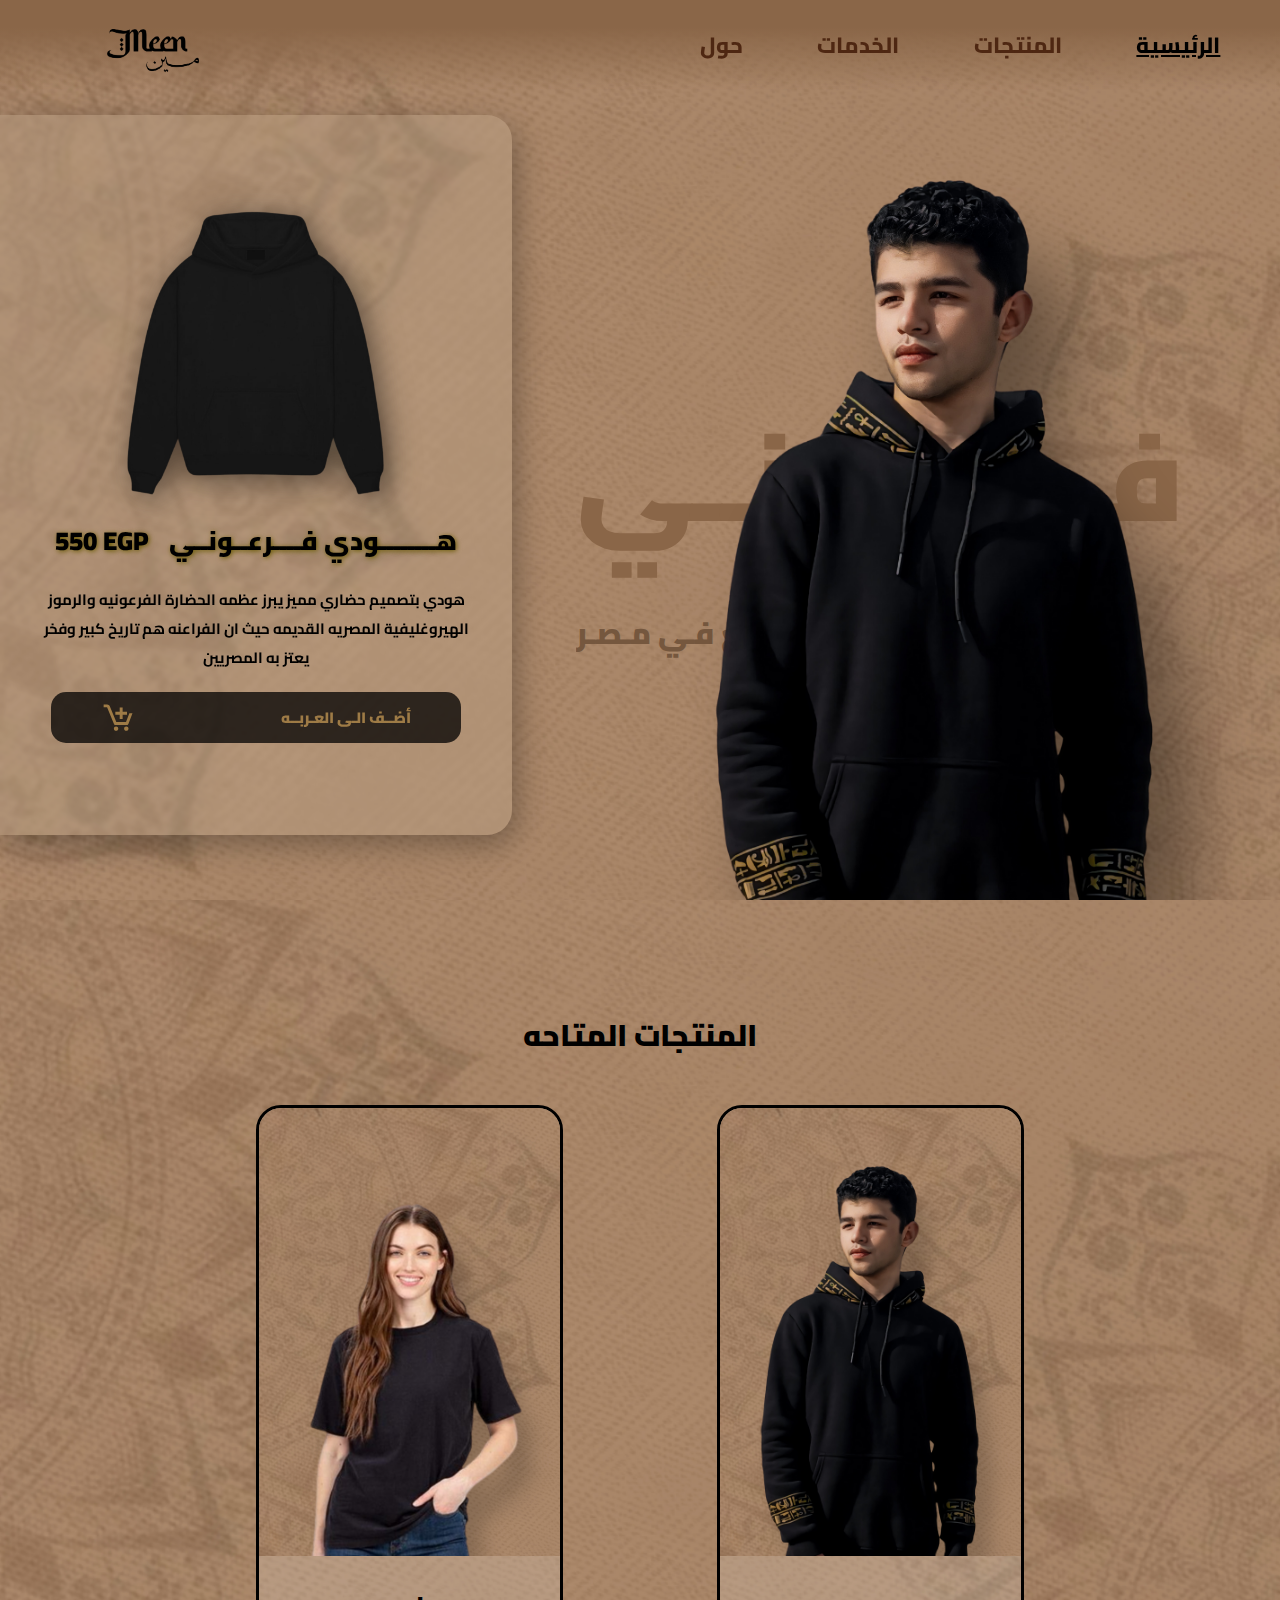
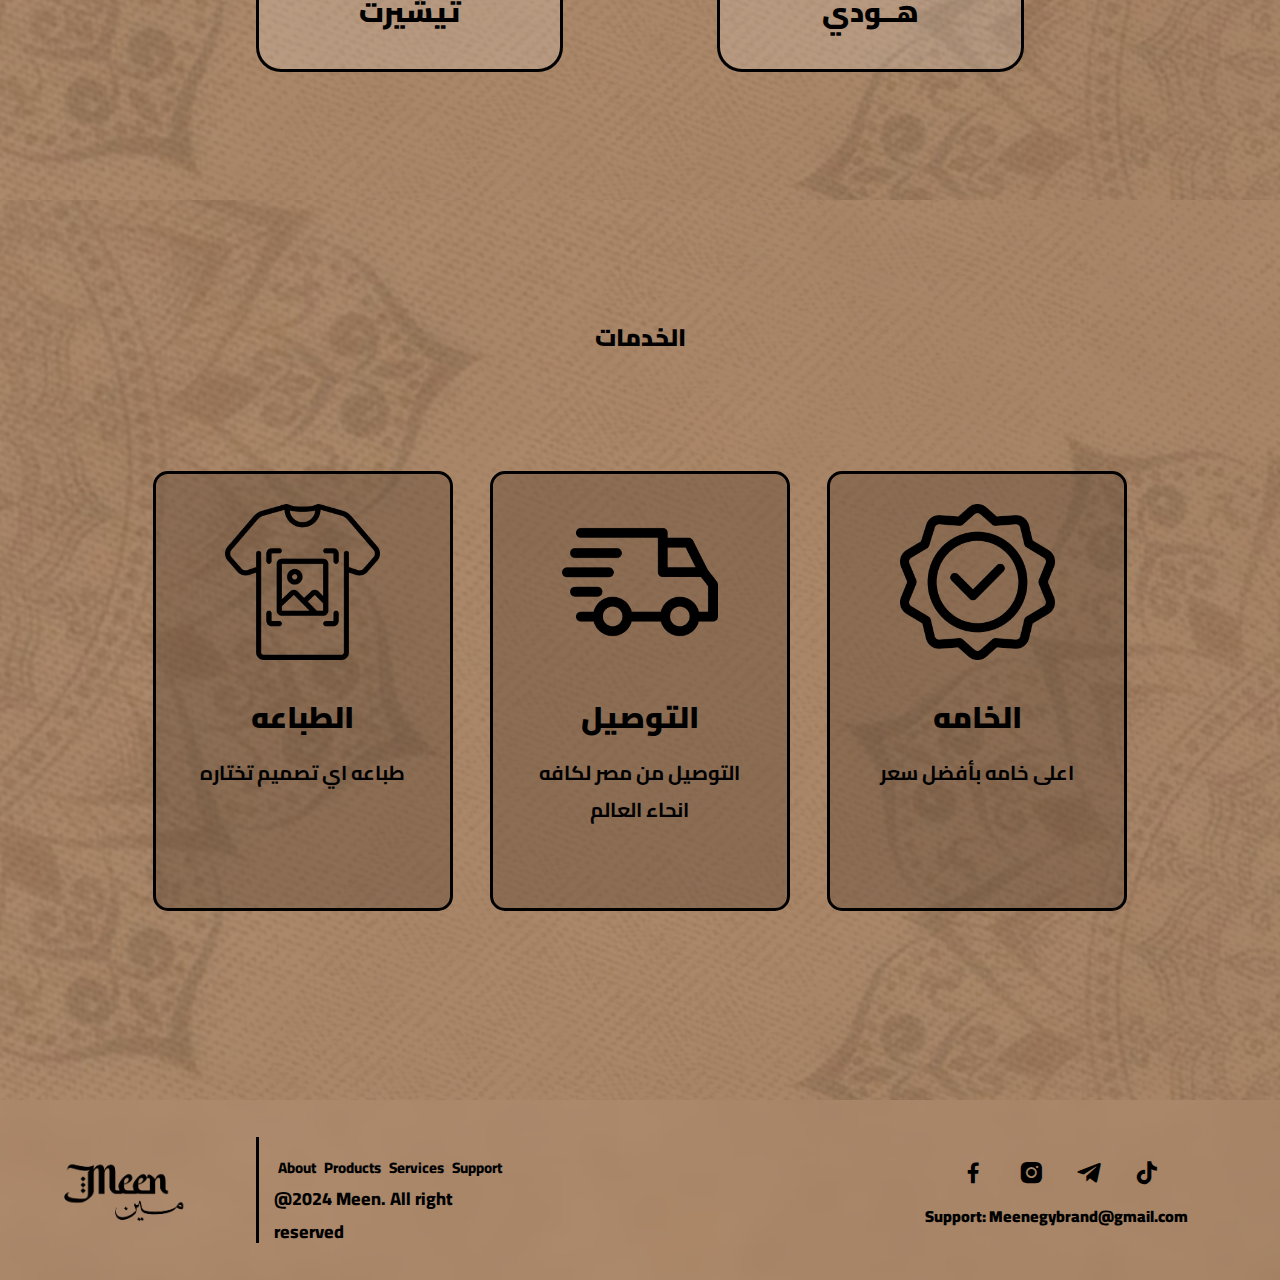
<file: index.html>
<!DOCTYPE html>
<html lang="en">
<head>
    <meta charset="UTF-8">
    <meta name="viewport" content="width=device-width, initial-scale=1.0">
    <link rel="stylesheet" href="style.css">
    <link href="https://fonts.googleapis.com/css2?family=Cairo:wght@200..1000&display=swap" rel="stylesheet">    <link href='https://unpkg.com/boxicons@2.1.4/css/boxicons.min.css' rel='stylesheet'>
    <link href='https://unpkg.com/boxicons@2.1.4/css/boxicons.min.css' rel='stylesheet'>
    <title>MEEN | مين</title>
</head>
<body>
    <div class="container">
        <header>
            <div class="logo">
                <a href="index.html"><img src="Meenassets/llogo.png" alt=""></a>
            </div>
            <input type="checkbox" id="check">
            <label for="check" class="icons">
                <i class='bx bx-menu' id="menu-icon"></i>
                <i class='bx bx-x' id="close-icon"></i>
            </label>
            <nav>
                <a href="#home"style="--i:0;" class="active">الرئيسية</a>
                <a href="#products"style="--i:1;">المنتجات</a>
                <a href="#services"style="--i:2;">الخدمات</a>
                <a href="#"style="--i:3;">حول</a>
            </nav>
        </header>


        <section class="home-page" id="home">
            <div class="main">
                <div class="card">
                    <div class="card-content">
                        <img src="Meenassets/Oversize-black.png" >
                        <div class="cardtxt">
                            <h2>هــــــــودي فــــرعــونــي</h2>
                            <h2>550 EGP</h2>
                        </div>
                        <p>
                            هودي بتصميم حضاري مميز يبرز عظمه الحضارة الفرعونيه والرموز الهيروغليفية المصريه القديمه حيث ان الفراعنه هم تاريخ كبير وفخر يعتز به المصريين
                        </p>
                        <a href="#"><i class='bx bx-cart-add'></i> أضــف الـى العـربــه </a>
                    </div>
                </div>
                <div class="hoodie">
                    <h1>فــرعــونــي</h1>
                    <h5>صـُـنــع فـي مـصـر</h5>
                    <img src="Meenassets/renderboy.png">
                </div>
            </div>
        </section>


        


        <section class="products" id="products">
            <div class="products-content">
                <div class="products-available">
                    <h2>المنتجات المتاحه</h2>
                </div>
                <div class="cards">
                    <a href="hoodie.html" class="card1">
                        <div class="card-img">
                            <img src="Meenassets/renderboy.png">
                        </div>
                        <div class="card-content">
                            <h2>هــودي</h2>
                        </div>
                    </a>
                    <a href="t-shirt.html" class="card2">
                        <div class="card-img">
                            <img src="Meenassets/rendergil.png">
                        </div>
                        <div class="card-content">
                            <h2>تيشيرت</h2>
                        </div>
                    </a>
                </div>
            </div>
        </section>


        

        
        <section class="services" id="services">
            <div class="services-content">
                <h2>الخدمات</h2>
                <div class="cards-serve">
                    <div class="serve">
                        <img src="icons/t-shirt.png">
                        <div class="serve-content">
                            <h4>الطباعه</h4>
                            <p>طباعه اي تصميم تختاره</p>
                        </div>
                    </div>
                    <div class="serve">
                        <img src="icons/delivery.png">
                        <div class="serve-content">
                            <h4>التوصيل</h4>
                            <p>التوصيل من مصر لكافه انحاء العالم</p>
                        </div>
                    </div>
                    <div class="serve">
                        <img src="icons/quality.png">
                        <div class="serve-content">
                            <h4>الخامه</h4>
                            <p>اعلى خامه بأفضل سعر</p>
                        </div>
                    </div>
                </div>
            </div>
        </section>

        

        <footer>
            <div class="foot">
                <div class="left-foot">
                    <div class="img-foot">
                        <img src="Meenassets/llogo.png">
                    </div>
                    <div class="left-right-foot">
                        <div class="nav-foot">
                            <ul>
                                <li><a href="#">About</a></li>
                                <li><a href="#products">Products</a></li>
                                <li><a href="#services">Services</a></li>
                                <li><a href="mailto: Meenegybrand@gmail.com">Support</a></li>
                            </ul>
                        </div>
                        <p>@2024 Meen. All right reserved</p>
                    </div>
                </div>
                <div class="right-foot">
                    <div class="social-icons">
                        <a href="https://www.facebook.com/profile.php?id=61556323898252" class="facebook"><i class='bx bxl-facebook'></i></a>
                        <a href="https://www.instagram.com/meen.eg?igsh=eDFyN3VwZzdkY2E=" class="insta"><i class='bx bxl-instagram-alt' ></i></a>
                        <a href="https://t.me/Meen_eg" class="telegram"><i class='bx bxl-telegram' ></i></a>
                        <a href="https://www.tiktok.com/@meen.eg" class="tiktok"><i class='bx bxl-tiktok' ></i></a>
                    </div>
                    <p>Support: <a href="mailto: Meenegybrand@gmail.com"> Meenegybrand@gmail.com </a></p>
                </div>
            </div>
        </footer>
    </div>
    
</body>
</html>
</file>
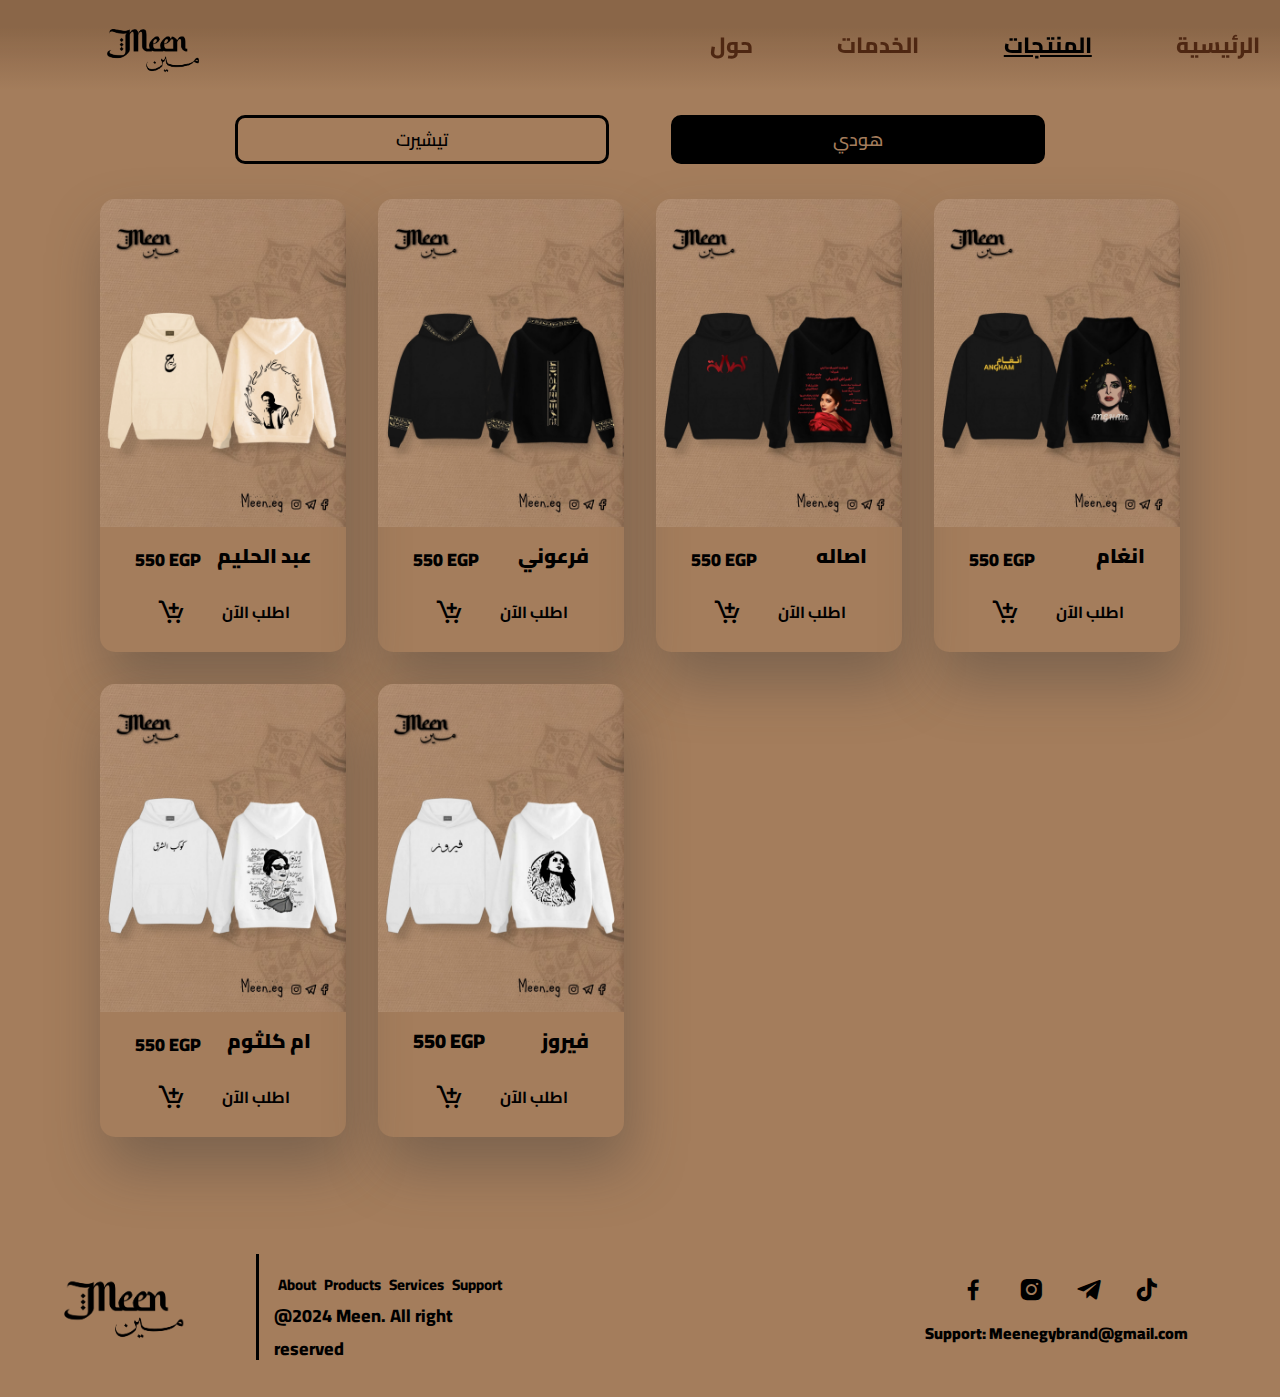
<file: hoodie.html>
<!DOCTYPE html>
<html lang="en">
<head>
    <meta charset="UTF-8">
    <meta name="viewport" content="width=device-width, initial-scale=1.0">
    <link rel="stylesheet" href="hoodie.css">
    <link href="https://fonts.googleapis.com/css2?family=Cairo:wght@200..1000&display=swap" rel="stylesheet">    <link href='https://unpkg.com/boxicons@2.1.4/css/boxicons.min.css' rel='stylesheet'>
    <link href='https://unpkg.com/boxicons@2.1.4/css/boxicons.min.css' rel='stylesheet'>
    <title>MEEN | مين - المنتجات</title>
</head>
<body>
    <div class="container">
        <header>
            <div class="logo">
                <a href="index.html"><img src="Meenassets/llogo.png" alt=""></a>
            </div>
            <input type="checkbox" id="check">
            <label for="check" class="icons">
                <i class='bx bx-menu' id="menu-icon"></i>
                <i class='bx bx-x' id="close-icon"></i>
            </label>
            <nav>
                <a href="index.html"style="--i:0;">الرئيسية</a>
                <a href="#"style="--i:1;"  class="active">المنتجات</a>
                <a href="index.html#services"style="--i:2;">الخدمات</a>
                <a href="#"style="--i:3;">حول</a>
            </nav>
        </header>
    
    
        <section class="shop" id="shop">
            <div class="type">
                <a href="t-shirt.html">تيشيرت</a>
                <a href="#" class="active-product">هودي</a>
            </div>
            <div class="hoodies">
                <div class="box">
                    <img src="Meencollection/abdalhalim-hoodie.jpg" >
                    <div class="price">
                        <h4>عبد الحليم</h4>
                        <h5>550 EGP</h5>
                    </div>
                    <a href="https://wa.me/+201023977022/?text=- مــيــن | MEEN ، هـــودي : عبد الحليم حافظ ، لون :  ،  مقاس :"><i class='bx bx-cart-add'></i> اطلب الآن</a>
                </div>
                <div class="box">
                    <img src="Meencollection/pharoah-hoodie.jpg" >
                    <div class="price">
                        <h4>فرعوني</h4>
                        <h5>550 EGP</h5>
                    </div>
                    <a href="https://wa.me/+201023977022/?text=- مــيــن | MEEN ، هـــودي : فرعوني ، لون : اسود ،  مقاس :"><i class='bx bx-cart-add'></i> اطلب الآن</a>                
                </div>
                <div class="box">
                    <img src="Meencollection/assala-hoodie.jpg" >
                    <div class="price">
                        <h4>اصاله</h4>
                        <h5>550 EGP</h5>
                    </div>
                    <a href="https://wa.me/+201023977022/?text=- مــيــن | MEEN ، هـــودي : اصاله ، لون : اسود ،  مقاس :"><i class='bx bx-cart-add'></i> اطلب الآن</a>                
                </div>
                <div class="box">
                    <img src="Meencollection/angham-hoodie.jpg" >
                    <div class="price">
                        <h4>انغام</h4>
                        <h5>550 EGP</h5>
                    </div>
                    <a href="https://wa.me/+201023977022/?text=- مــيــن | MEEN ، هـــودي : انغام ، لون : اسود * اصفر ،  مقاس :"><i class='bx bx-cart-add'></i> اطلب الآن</a>                
                </div>
                <div class="box">
                    <img src="Meencollection/ummkalthom-hoodie.jpg" >
                    <div class="price">
                        <h4>ام كلثوم</h4>
                        <h5>550 EGP</h5>
                    </div>
                    <a href="https://wa.me/+201023977022/?text=- مــيــن | MEEN ، هـــودي : ام كلثوم ، لون : ابيض ،  مقاس :"><i class='bx bx-cart-add'></i> اطلب الآن</a>                
                </div>
                <div class="box">
                    <img src="Meencollection/fayrouz-hoodie.jpg" >
                    <div class="price">
                        <h4>فيروز</h4>
                        <h4>550 EGP</h4>
                    </div>
                    <a href="https://wa.me/+201023977022/?text=- مــيــن | MEEN ، هـــودي : فيروز ، لون : ابيض ،  مقاس :"><i class='bx bx-cart-add'></i> اطلب الآن</a>                
                </div>
            </div>
        </section>

        <footer>
            <div class="foot">
                <div class="left-foot">
                    <div class="img-foot">
                        <img src="Meenassets/llogo.png">
                    </div>
                    <div class="left-right-foot">
                        <div class="nav-foot">
                            <ul>
                                <li><a href="#">About</a></li>
                                <li><a href="#">Products</a></li>
                                <li><a href="index.html#services">Services</a></li>
                                <li><a href="mailto: Meenegybrand@gmail.com">Support</a></li>
                            </ul>
                        </div>
                        <p>@2024 Meen. All right reserved</p>
                    </div>
                </div>
                <div class="right-foot">
                    <div class="social-icons">
                        <a href="https://www.facebook.com/profile.php?id=61556323898252" class="facebook"><i class='bx bxl-facebook'></i></a>
                        <a href="https://www.instagram.com/meen.eg?igsh=eDFyN3VwZzdkY2E=" class="insta"><i class='bx bxl-instagram-alt' ></i></a>
                        <a href="https://t.me/Meen_eg" class="telegram"><i class='bx bxl-telegram' ></i></a>
                        <a href="https://www.tiktok.com/@meen.eg" class="tiktok"><i class='bx bxl-tiktok' ></i></a>
                    </div>
                    <p>Support: <a href="mailto: Meenegybrand@gmail.com"> Meenegybrand@gmail.com </a></p>
                </div>
            </div>
        </footer>
    </div>
    
</body>
</html>
</file>
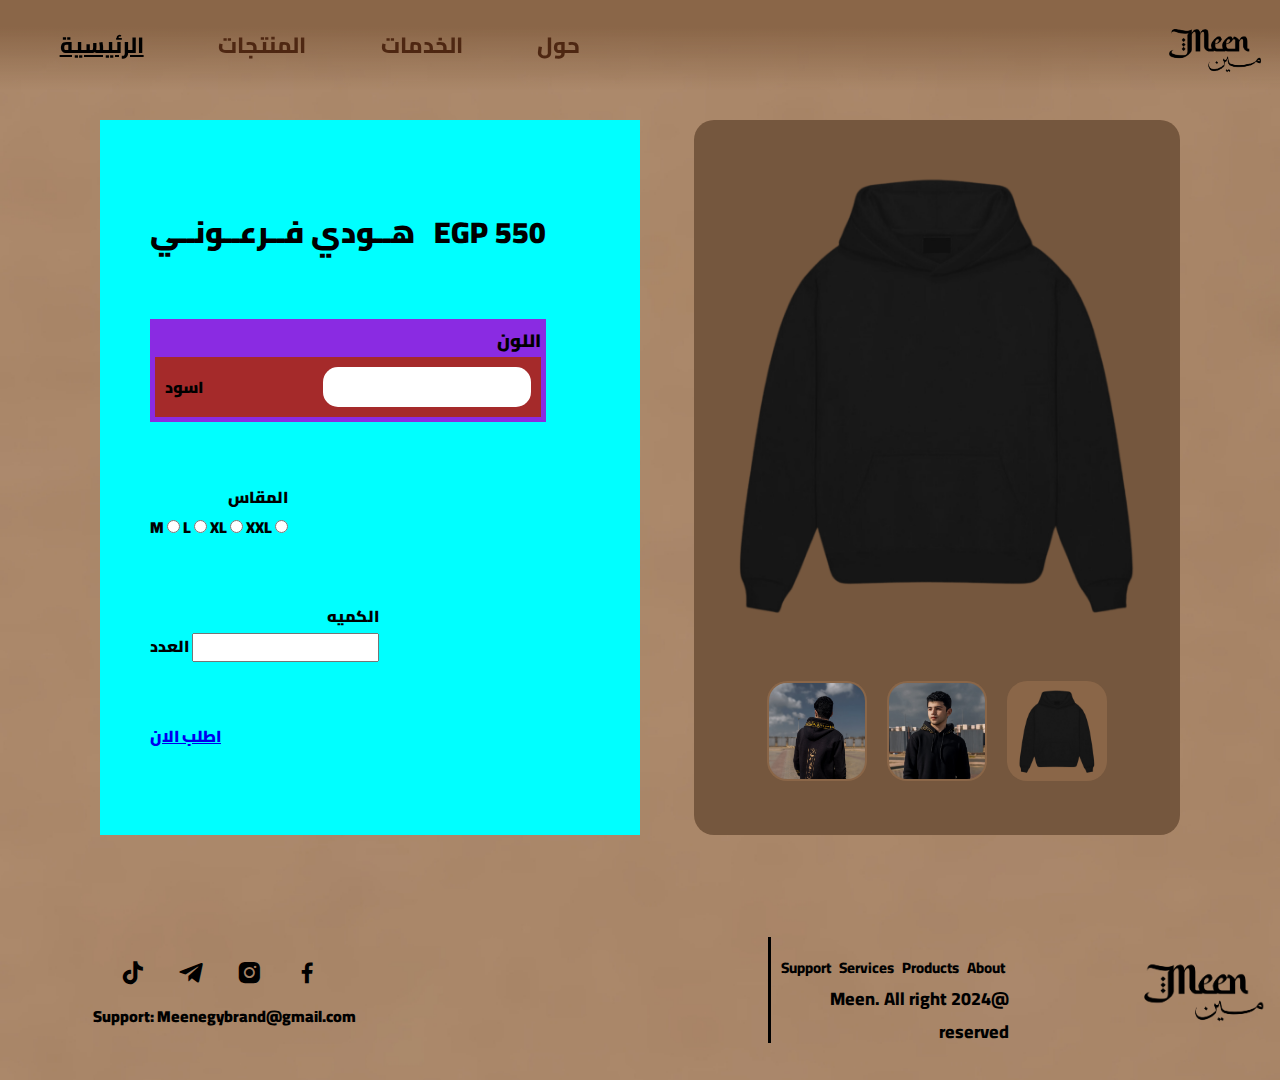
<file: piece.html>
<!DOCTYPE html>
<html dir="rtl" lang="ar"> 
<head>
    <meta charset="UTF-8">
    <meta name="viewport" content="width=device-width, initial-scale=1.0">
    <link rel="stylesheet" href="piece.css">
    <link href="https://fonts.googleapis.com/css2?family=Cairo:wght@200..1000&display=swap" rel="stylesheet">    <link href='https://unpkg.com/boxicons@2.1.4/css/boxicons.min.css' rel='stylesheet'>
    <link href='https://unpkg.com/boxicons@2.1.4/css/boxicons.min.css' rel='stylesheet'>
    <title>MEEN | مين</title>
</head>
<body>
    <div class="container">
        <header>
            <div class="logo">
                <a href="index.html"><img src="Meenassets/llogo.png" alt=""></a>
            </div>
            <input type="checkbox" id="check">
            <label for="check" class="icons">
                <i class='bx bx-menu' id="menu-icon"></i>
                <i class='bx bx-x' id="close-icon"></i>
            </label>
            <nav>
                <a href="#home"style="--i:0;" class="active">الرئيسية</a>
                <a href="#products"style="--i:1;">المنتجات</a>
                <a href="#services"style="--i:2;">الخدمات</a>
                <a href="#"style="--i:3;">حول</a>
            </nav>
        </header>
        
        <section>
            <div class="piece-page">
                <div class="product">
                    <div class="main-img">
                        <img src="Meenassets/Oversize-black.png">
                    </div>
                    <div class="cards">
                        <div class="cards-img">
                            <a href="#">
                                <div class="card">
                                    <img src="Meenassets/Oversize-black.png">
                                </div>
                            </a>
                        </div>
                        <div class="cards-img">
                            <a href="#">
                                <div class="card">
                                    <img src="Meenassets/face.png">
                                </div>
                            </a>
                        </div>
                        <div class="cards-img">
                            <a href="#">
                                <div class="card">
                                    <img src="Meenassets/back.png">
                                </div>
                            </a>
                        </div>
                    </div>
                </div>
                <div class="details">
                    <div class="name-product">
                        <h2>هــودي فــرعــونــي</h2>
                        <h2>550 EGP</h2>
                    </div>
                    <div class="color">
                        <h4>اللون</h4>
                        <div class="colors">
                            <input type="radio" id="white" name="color" class="radio">
                            <label for="white" class="white-color">ابيض</label>
                            <input type="radio" id="black" name="color" class="radio">
                            <label for="black" class="black-color">اسود</label>
                        </div>
                    </div>
                    <div class="size">
                        <h4>المقاس</h4>
                        <input type="radio" id="m" name="size">
                        <label for="m">M</label>
                        <input type="radio" id="l" name="size">
                        <label for="l">L</label>
                        <input type="radio" id="xl" name="size">
                        <label for="xl">XL</label>
                        <input type="radio" id="xxl" name="size">
                        <label for="xxl">XXL</label> 
                    </div>
                    <div class="number">
                        <h4>الكميه</h4>
                        <input type="number" name="number" id="quan">
                        <label for="quan">العدد</label>
                    </div>
                    <div class="order">
                        <a href="#">اطلب الان</a>
                    </div>
                </div>
            </div>

        </section>

        <footer>
            <div class="foot">
                <div class="left-foot">
                    <div class="img-foot">
                        <img src="Meenassets/llogo.png">
                    </div>
                    <div class="left-right-foot">
                        <div class="nav-foot">
                            <ul>
                                <li><a href="#">About</a></li>
                                <li><a href="#">Products</a></li>
                                <li><a href="index.html#services">Services</a></li>
                                <li><a href="mailto: Meenegybrand@gmail.com">Support</a></li>
                            </ul>
                        </div>
                        <p>@2024 Meen. All right reserved</p>
                    </div>
                </div>
                <div class="right-foot">
                    <div class="social-icons">
                        <a href="https://www.facebook.com/profile.php?id=61556323898252" class="facebook"><i class='bx bxl-facebook'></i></a>
                        <a href="https://www.instagram.com/meen.eg?igsh=eDFyN3VwZzdkY2E=" class="insta"><i class='bx bxl-instagram-alt' ></i></a>
                        <a href="https://t.me/Meen_eg" class="telegram"><i class='bx bxl-telegram' ></i></a>
                        <a href="https://www.tiktok.com/@meen.eg" class="tiktok"><i class='bx bxl-tiktok' ></i></a>
                    </div>
                    <p>Support: <a href="mailto: Meenegybrand@gmail.com"> Meenegybrand@gmail.com </a></p>
                </div>
            </div>
        </footer>
    </div>
    
</body>
</html>
</file>
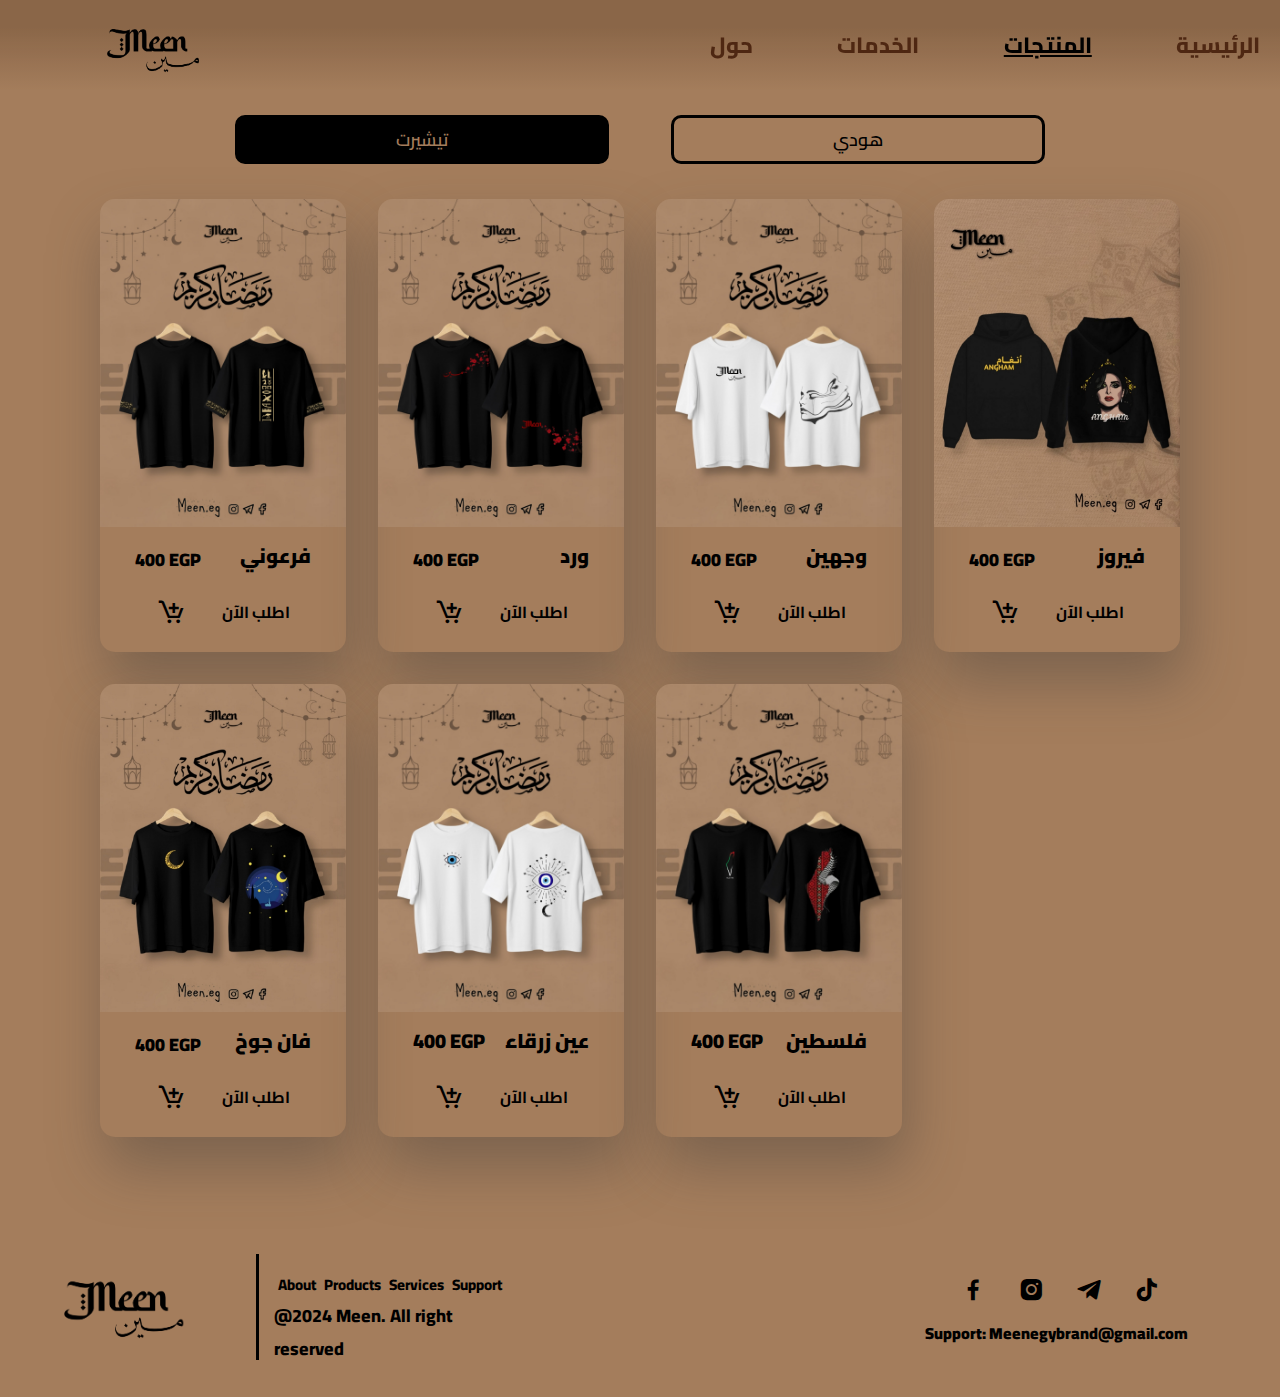
<file: t-shirt.html>
<!DOCTYPE html>
<html lang="en">
<head>
    <meta charset="UTF-8">
    <meta name="viewport" content="width=device-width, initial-scale=1.0">
    <link rel="stylesheet" href="hoodie.css">
    <link href="https://fonts.googleapis.com/css2?family=Cairo:wght@200..1000&display=swap" rel="stylesheet">    
    <link href='https://unpkg.com/boxicons@2.1.4/css/boxicons.min.css' rel='stylesheet'>
    <link href='https://unpkg.com/boxicons@2.1.4/css/boxicons.min.css' rel='stylesheet'>
    <title>MEEN | مين - المنتجات</title>
</head>
<body>
    <div class="container">
        <header>
            <div class="logo">
                <a href="index.html"><img src="Meenassets/llogo.png" alt=""></a>
            </div>
            <input type="checkbox" id="check">
            <label for="check" class="icons">
                <i class='bx bx-menu' id="menu-icon"></i>
                <i class='bx bx-x' id="close-icon"></i>
            </label>
            <nav>
                <a href="index.html"style="--i:0;">الرئيسية</a>
                <a href="#"style="--i:1;"  class="active">المنتجات</a>
                <a href="index.html#services"style="--i:2;">الخدمات</a>
                <a href="#"style="--i:3;">حول</a>
            </nav>
        </header>
    
    
        <section class="shop" id="shop">
            <div class="type">
                <a href="#"class="active-product">تيشيرت</a>
                <a href="hoodie.html">هودي</a>
            </div>
            <div class="hoodies">
                <div class="box">
                    <img src="Meencollection/pharoah-t-shirt.png" >
                    <div class="price">
                        <h4>فرعوني</h4>
                        <h5>400 EGP</h5>
                    </div>
                    <a href="https://wa.me/+201023977022/?text=- مــيــن | MEEN ، تـيـشـيـرت : فرعوني ، لون : اسود ،  مقاس :"><i class='bx bx-cart-add'></i> اطلب الآن</a>                
                </div>
                <div class="box">
                    <img src="Meencollection/meenflowers-tshirt.jpg" >
                    <div class="price">
                        <h4>ورد</h4>
                        <h5>400 EGP</h5>
                    </div>
                    <a href="https://wa.me/+201023977022/?text=- مــيــن | MEEN ، تـيـشـيـرت : ورد ، لون :  ،  مقاس :"><i class='bx bx-cart-add'></i> اطلب الآن</a>                
                </div>
                <div class="box">
                    <img src="Meencollection/2face-t-shirt.jpg" >
                    <div class="price">
                        <h4>وجهين</h4>
                        <h5>400 EGP</h5>
                    </div>
                    <a href="https://wa.me/+201023977022/?text=- مــيــن | MEEN ، تـيـشـيـرت : وجهين ، لون : ابيض ،  مقاس :"><i class='bx bx-cart-add'></i> اطلب الآن</a>                
                </div>
                <div class="box">
                    <img src="Meencollection/fayrouz-t-shirt.jpg" >
                    <div class="price">
                        <h4>فيروز</h4>
                        <h5>400 EGP</h5>
                    </div>
                    <a href="https://wa.me/+201023977022/?text=- مــيــن | MEEN ، تـيـشـيـرت : فيروز ، لون : اسود ،  مقاس :"><i class='bx bx-cart-add'></i> اطلب الآن</a>                
                </div>
                <div class="box">
                    <img src="Meencollection/vangokh-tahirt.jpg" >
                    <div class="price">
                        <h4>فان جوخ</h4>
                        <h5>400 EGP</h5>
                    </div>
                    <a href="https://wa.me/+201023977022/?text=- مــيــن | MEEN ، تـيـشـيـرت : فان جوخ ، لون : اسود ،  مقاس :"><i class='bx bx-cart-add'></i> اطلب الآن</a>                
                </div>
                <div class="box">
                    <img src="Meencollection/blueyey-t-shirt.jpg" >
                    <div class="price">
                        <h4>عين زرقاء</h4>
                        <h4>400 EGP</h4>
                    </div>
                    <a href="https://wa.me/+201023977022/?text=- مــيــن | MEEN ، تـيـشـيـرت : عين زرقا ، لون :  ،  مقاس :"><i class='bx bx-cart-add'></i> اطلب الآن</a>                
                </div>
                <div class="box">
                    <img src="Meencollection/palastine-t-shirt.jpg" >
                    <div class="price">
                        <h4>فلسطين</h4>
                        <h4>400 EGP</h4>
                    </div>
                    <a href="https://wa.me/+201023977022/?text=- مــيــن | MEEN ، تـيـشـيـرت : فلسطين ، لون :  ،  مقاس :"><i class='bx bx-cart-add'></i> اطلب الآن</a>                
                </div>
            </div>
        </section>

        <footer>
            <div class="foot">
                <div class="left-foot">
                    <div class="img-foot">
                        <img src="Meenassets/llogo.png">
                    </div>
                    <div class="left-right-foot">
                        <div class="nav-foot">
                            <ul>
                                <li><a href="#">About</a></li>
                                <li><a href="#">Products</a></li>
                                <li><a href="index.html#services">Services</a></li>
                                <li><a href="mailto: Meenegybrand@gmail.com">Support</a></li>
                            </ul>
                        </div>
                        <p>@2024 Meen. All right reserved</p>
                    </div>
                </div>
                <div class="right-foot">
                    <div class="social-icons">
                        <a href="https://www.facebook.com/profile.php?id=61556323898252" class="facebook"><i class='bx bxl-facebook'></i></a>
                        <a href="https://www.instagram.com/meen.eg?igsh=eDFyN3VwZzdkY2E=" class="insta"><i class='bx bxl-instagram-alt' ></i></a>
                        <a href="https://t.me/Meen_eg" class="telegram"><i class='bx bxl-telegram' ></i></a>
                        <a href="https://www.tiktok.com/@meen.eg" class="tiktok"><i class='bx bxl-tiktok' ></i></a>
                    </div>
                    <p>Support: <a href="mailto: Meenegybrand@gmail.com"> Meenegybrand@gmail.com </a></p>
                </div>
            </div>
        </footer>
    </div>
    
</body>
</html>
</file>
<file: style.css>
@import url('https://fonts.googleapis.com/css2?family=Cairo:wght@200..1000&display=swap');
*{
    margin: 0;
    padding: 0;
    font-family: "Cairo", sans-serif;
    font-weight: 900;
    box-sizing: border-box;
    scroll-behavior: smooth;
}

body{
    width: 100%;
    height: 100vh;
    background-image:url(Meenassets/background.jpg) ;
    background-position: right;
    background-size: cover;

}
.container{
    width: 100%;
    height: 100vh;
}
header{
    background:linear-gradient(rgb(138, 102, 72) 30%,transparent );
    width: 100%;
    height: 10%;
    display: flex;
    justify-content: space-between;
    align-items: center;
    position: fixed;
    z-index: 99;
}
header a{
    text-decoration: none;
    color: rgb(78, 39, 18);
}
.logo{
    width: 10%;
    height: 100%;
    margin-left: 90px ;
}
.logo a{
    display: flex;
    width: 100%;
    height: 100%;
    justify-content: center;
    align-items: center;
}
.logo a img{
    width:90%;
}
.icons{
    font-size: 50px;
    position: absolute;
    right: 5%;
    color: rgb(88, 88, 88);
    cursor: pointer;
    display: none;
}
#check{
    display: none;
}
nav{
    display: flex;
    justify-content: space-evenly;
    flex-direction:row-reverse ;
    width: 50%;
}
nav a{
    font-weight: 800;
    padding: 5px 15px;
    transition: .3s ease;
    font-size: 22px;
}
nav a:hover,nav .active{
    color:  rgb(0, 0, 0);
    text-decoration: underline;
}

section .home-page{
    width: 100%;
    height: 100vh;
}

.main{ 
    background-image: url(Meenassets/wwallpaper.png);
    background-position: center;
    background-size: cover;
    width: 100%;
    height: 100vh;
    display: flex;
    justify-content: space-between;
    align-items: center;
    overflow: hidden;
}
.card{
    position: relative;
    top: 25px;
    width:40%;
    height: 80%;
    background-color: rgba(219, 206, 180, 0.2);
    padding: 15px 40px;
    border-radius: 0px 25px 25px 0px;
    backdrop-filter: blur(2px);
    box-shadow: 5px 10px 30px rgba(0, 0, 0, 0.3);
    z-index: 50;
}
.card-content{
    height: 100%;
    display: flex;
    flex-direction: column;
    justify-content: center;
    align-items: center;
    text-align: center;
}
.card-content img{
    width: 330px;
    filter: drop-shadow(5px 5px 15px rgba(0, 0, 0, 0.5));
}
.card-content .cardtxt{
    display: flex;
    justify-content: space-between;
    flex-direction: row-reverse;
    width: 100%;
    padding: 0px 15px 20px 15px;
}
.main .card .card-content h2{
    font-size: 26px;
    text-shadow: 1px 1px 5px rgb(105, 90, 0);
    padding: 0px;
}
.card-content p{
    font-size: 15px;
    font-weight: 700;
    padding-bottom: 20px;
}
.card-content a{
    width: 95%;
    display: flex;
    justify-content: space-between;
    align-items: center;
    text-decoration: none;
    color: rgb(158, 123, 70);
    background-color: rgba(0, 0, 0, 0.747);
    border-radius: 15px;
    padding: 8px 50px;
    margin-bottom: 5%;
    font-weight: 900;
    font-size: 15px;
    transition: .5s ease;
}
.card-content a i{
    font-size: 35px;
}

.card-content a:hover{
    background-color: black;
    color: goldenrod;
}


.hoodie{
    position: relative;
    transform: translateY(7%);
    width: 55%;
    height: 100%;
    display: flex;
    flex-direction: column;
    justify-content: center;
    text-align: left;
    overflow: hidden;
}
.hoodie img{
   height: 100%;
   position: absolute;
   right: 30px;
   bottom: 0px;
   filter: drop-shadow(40px 70px 35px rgba(0, 0, 0, 0.4));
}
.hoodie h1{
    font-size: 120px;
    padding-bottom: 15px;
    color: rgb(138, 102, 72);
}
.hoodie h5{
    font-size: 30px;
    color: rgb(117, 87, 62);
}



.products-content{
    height: 100vh;
    width: 100%;
    display: flex;
    justify-content: center;
    align-items: center;
    flex-direction: column;
    background-image: url(Meenassets/wwallpaper.png);
    background-position: center;
    background-size: cover;
    overflow: hidden;
}
.products-available h2{
    font-size: 30px;    
    padding: 10px;
}
.cards{
    position: relative;
    width: 60%;
    height: 70%;
    display: flex;
    flex-direction: row-reverse;
    justify-content: space-between;
    align-items: center;
}
a.card1 ,a.card2{
    width: 40%;
    height: 90%;
    display: flex;
    flex-direction: column;
    justify-content: space-between;
    align-items: center;
    border: 3px solid rgb(0, 0, 0);
    border-radius: 25px;
    overflow: hidden;
    background-color: rgba(255, 255, 255, 0.158);
    text-decoration: none;
    color: black;
    transition: .6s ease;
}
a.card1:hover ,a.card2:hover{
    background-color: black;
    transform: scale(1.055);
    color: rgb(138, 102, 72);
}
a.card1 .card-img ,a.card2 .card-img{
    width: 100%;
    height: 80%;
    background-image: url(Meenassets/wwallpaper.png);
    background-position: left;
    background-size: cover;
    display: flex;
    justify-content: center;
    align-items: center;
    overflow: hidden;
}
a.card1 .card-img img , a.card2 .card-img img{
    height: 100%;
    filter: drop-shadow(15px 30px 10px rgba(0, 0, 0, 0.192));
}
a.card1 .card-content , a.card2 .card-content{
    height: 20%;
    width: 100%;
    display: flex;
    justify-content: center;
    align-items: center;
}
a.card1 h2 , a.card2 h2{
    font-size: 28px;
}



section.services{
    background-image: url(Meenassets/wwallpaper.png);
    background-position: center;
    background-size: cover;
    width: 100%;
    height: 100vh;
    display: flex;
    justify-content: center;
    align-items: center;
}
.services-content{
    width: 90%;
    height: 90%;
    padding: 35px;
    text-align: center;
}
.services-content h2{
    margin: 35px 0 20px;
    text-transform: uppercase;
}
.services-content .cards-serve{
    display: flex;
    flex-direction: row;
    align-items: center;
    justify-content: space-around;
    flex-wrap: wrap;
    margin: 35px;
    height: 80%;
}
.serve{
    background: rgba(94, 69, 53, 0.384);
    height: 440px;
    width: 300px;
    padding: 10px;
    border: solid 3px rgb(0, 0, 0);
    border-radius: 15px;
    overflow: hidden;
    transition: .5s ease;
    cursor: pointer;
    display: flex;
    flex-direction: column;
    justify-content: start;
    align-items: center;
}
.serve:hover{
    background-color: rgba(255, 255, 255, 0.452);
    transform: scale(1.1);
    cursor: auto;
}
.serve img{
    padding: 5px;
    margin: 15px;
    height: 40%;
}
.serve-content{
    width: 100%;
    display: flex;
    flex-direction: column;
    align-items: center;
    justify-content: center;
}
.serve-content h4{
    width:100%;
    text-align: center;
    font-size: 30px;
    padding: 9px 0px;
    text-transform: uppercase;
}
.serve-content p{
    font-weight: 700;
    font-size: 20px;
    width: 80%;
}
.foot{
    width: 100%;
    height: 20vh;
    display: flex;
    justify-content: space-between;
    align-items: center;
}
.left-foot{
    width: 40%;
    height: 90%;
    display: flex;
    justify-content: space-between;
    align-items: center;
}
.left-foot .img-foot{
    width:150px;
    margin-left: 50px;
}
.left-foot .img-foot img{
    width: 100%;
}
.left-foot .left-right-foot{
    width: 50%;
    height: 65%;
    border-left: 3px solid black;
    padding: 15px;
    display: flex;
    flex-direction: column;
    justify-content: space-between;
    align-items: center;
}
.left-right-foot .nav-foot{
    width: 100%;
    height: 100%;
}
.left-right-foot ul{
    width: 100%;
    height: 100%;
    list-style: none;
    display: flex;
    justify-content: space-evenly;
    align-items: center;
}
.foot .left-right-foot ul li a{
    padding: 4px;
    text-decoration: none;
    color: black;
    font-weight: 800;
    font-size: 15px;
    transition: .5s ease;
}
.foot .left-right-foot ul li a:hover{
    text-decoration: underline ;
}
.left-right-foot p{
    font-size: 18px;
    font-weight: 800;
}

.right-foot{
    width: 35%;
    height: 80%;
    display: flex;
    flex-direction: column;
    justify-content: center;
    align-items: center;
}
.right-foot .social-icons{
    width: 50%;
    display: flex;
    justify-content: space-evenly;
    align-items: center;
}
.foot .right-foot .social-icons a{
    text-decoration: none;
    color: black;
    font-size: 28px;
    padding: 0px 15px;
    transition: .5s ease;
    border-radius: 50%;
}
.foot .right-foot .social-icons a:hover{
    background-color: black;
    color: rgb(117, 87, 62);
}
.right-foot p a{
    text-decoration: none;
    color: #000;
}
.right-foot p a:hover{
    text-decoration: underline;
}


@media screen and (max-width:1024px) {
    .card-content .cardtxt {
        padding: 0px 0px 10px 0px;
    }
    .main .card .card-content h2 {
        font-size: 18px;
    }
    .card-content a {
        padding:8px 20px ;
    }
    .serve {
        width: 200px;
    }
    .left-foot .left-right-foot{
        padding:0px 10px;
    }
    .foot .left-right-foot ul li a {
        font-size: 10px;
    }
    .left-right-foot p{
        font-size: 14px;
    }
    .hoodie img{ 
        right: 0;
    }
}
@media screen and (max-width:889px) {
    .icons{
        display: inline-flex;
    }
    #check:checked~.icons #menu-icon{
        display: none;
    }
    .icons #close-icon{
        display: none;
    }
    #check:checked~.icons #close-icon{
        display: block;
    }
    nav{
        position: absolute;
        top: 100%;
        left: 100%;
        width: 100%;
        height: 85vh;
        background-color: rgba(177, 177, 177, 0.281);
        backdrop-filter: blur(7px);
        overflow: hidden;
        transition: .5s ease;
        display: flex;
        flex-direction: column;
    }
    #check:checked~nav{
        width: 100%;
        left: 0;
    }
    nav a {
        display: block;
        color: rgb(44, 44, 44);
        font-size: 30px;
        margin: 0;
        padding: 20px 0;
        text-align: center;
        transform: translatex(100px);
        transition: .5s ease;
        opacity: 0;
    }
    #check:checked~nav a{
        transform: translatex(0px);
        transition-delay: calc(.18s * var(--i));
        opacity: 1;
    }
    .hoodie img {
        right: -40px;
    }
    .card-content img{
        width: 250px;
    }
    .main .card .card-content h2{
        font-size: 15px;
    }
    .card-content p{
    font-size: 11px;
    }
    .serve {
        width: 150px;
        height: 300px;
    }
    .serve img{
        margin: 0;
        padding: 10px;
    }
    .serve-content h4{
        font-size: 25px;
    }
    .serve-content p{
        font-size: 15px;
    }

    .left-right-foot p {
        font-size: 11px;
    }
}

@media screen and (max-width:769px) {
    .card-content a{
        width: 100%;
        font-size: 11px;
    }
}

@media (max-width:696px){
    .card{
        padding: 10px 25px;
    }
    .cards {
        flex-direction: column;
    }
    .products-available h2{
        padding-bottom: 30px;
    }
    .cards{
        height: 55%;
        width: 50%;
    }
    a.card1, a.card2 {
        width: 100%;
        height: 40%;
        flex-direction: row;
    }
    a.card1 .card-content, a.card2 .card-content{
        width: 50%;
        height: 50%;
    }
    a.card1 .card-img, a.card2 .card-img{
        height: 100%;
        width: 50%;
    }
    a.card1 .card-img img, a.card2 .card-img img{
        width: 65%;
        height: auto;
    }
    .left-right-foot p{
        font-size: 10px;
    }
    .right-foot p{
        font-size: 12px;
    }
    .services-content .cards-serve{
        flex-direction: column;
    }
    .serve {
        width: 90%;
        height: 25%;
        flex-direction: row;
    }
    .serve img{
        width: 25%;
        height: 100%;
        padding: 0px 0px 0px 30px;
    }
    .serve-content{
        width: 75%;
        padding: 5px 15px;
    }
    .serve-content h4 {
        font-size: 20px;
    }
    .serve-content p{
        font-size: 12px;
    }
}

@media (max-width:431px){
    .logo{
        width: 25%;
        margin-left: 30px;
    }
    .hoodie img{
        width: 75%;
        height: auto;
    }
    .main {
        flex-direction: column-reverse;
        justify-content: center;
        background-position: right;
    }
    .card{
        height: 40%;
        width: 100%;
        z-index: 11;
        padding: 0px;
        position: relative;
        border-radius: 0px;
        z-index: 10;
        background-color: rgb(160, 119, 85, .2);
    }
    .card-content{
        text-align: end;
        padding: 10px 15px;
        align-items: end;
    }
    .card-content img{
        position: absolute;
        left: 5px;
        width: 160px;
    }
    .card-content a{
        width: 50%;
        padding: 5px 15px;
    }
    .card-content p{
        width: 55%;
    }
    .card-content .cardtxt{
        width: 55%;
    }
    .card .card-content .cardtxt h2{
        font-size: 12px;
    }
    .hoodie{
        height: 60%;
        width: 100%;
        transform: translateY(5%);
        padding-left: 15%;
    }
    .hoodie h1{
        font-size: 50px;
    }
    .hoodie h5{
        font-size: 15px;
    }

    .products-content{
        background-position: left;
    }
    a.card1, a.card2{
        height: 45%;
    }
    a.card1 .card-img img, a.card2 .card-img img {
        height: 100%;
        width: auto;
    }
    a.card1 h2, a.card2 h2 {
        font-size: 22px;
    }

    section.services{
        background-position: right;
    }
    .serve img{
        width: 45%;
        padding: 10px;
    }
    .serve-content{
        width: 55%;
        height: 100%;
        padding: 10px;
    }
    .serve-content h4{
        font-size: 15px;
        padding: 0px 2px;
    }
    .serve-content p {
        font-size: 9px;
    }
    .left-foot{
        width: 60%;
    }
    .left-foot .img-foot{
        margin-left: 0px;
        width: 80px;
        height: auto;
    }
    .left-foot .left-right-foot{
        width: calc( 100% - 80px );
        justify-content: center;
    }
    .left-right-foot .nav-foot{
        height: 30%;
        padding: 10px 0px;
    }
    .foot .left-right-foot ul li a{
        font-size: 7px;
    }
    .left-right-foot p{
        font-size: 7px;
        font-weight: 800;
    }
    .right-foot{
        width: 35%
    }
    .right-foot .social-icons{
        width: 80%;
    }
    .foot .right-foot .social-icons a{
        font-size: 18px;
        padding: 0px;
    }
    .right-foot p{
        font-size: 7px;
    }
    .card-content a i{
        font-size: 15px;
    }
    .cards {
        width: 70%;
    }
    .services-content .cards-serve{
        margin: 0px;
    }
}

@media (max-width:321px){
    .hoodie img{
        width: 60%;
    }
    .card-content p{
        width: 55%;
        font-size: 9px;
    }
    .card-content a{
        width: 50%;
        font-size: 9px;
    }
    .card-content a i{
        font-size: 15px;
    }

}
</file>
<file: hoodie.css>
@import url('https://fonts.googleapis.com/css2?family=Cairo:wght@200..1000&display=swap');
*{
    margin: 0;
    padding: 0;
    font-family: "Cairo", sans-serif;
    font-weight: 900;
    box-sizing: border-box;
    scroll-behavior: smooth;
}

body{
    width: 100%;
    height: 100vh;
    background-color: rgb(164, 125, 92);
    background-position: right;
    background-size: cover;

}
.container{
    width: 100%;
    height: 100vh;
}
header{
    background:linear-gradient(rgb(138, 102, 72) 30%,transparent );
    width: 100%;
    height: 10%;
    display: flex;
    justify-content: space-between;
    align-items: center;
    position: fixed;
    z-index: 99;
}
header a{
    text-decoration: none;
    color: rgb(78, 39, 18);
}
.logo{
    width: 10%;
    height: 100%;
    margin-left: 90px ;
}
.logo a{
    display: flex;
    width: 100%;
    height: 100%;
    justify-content: center;
    align-items: center;
}
.logo a img{
    width:90%;
}
.icons{
    font-size: 50px;
    position: absolute;
    right: 5%;
    color: rgb(88, 88, 88);
    cursor: pointer;
    display: none;
}
#check{
    display: none;
}
nav{
    display: flex;
    justify-content: space-evenly;
    flex-direction:row-reverse ;
    width: 50%;
}
nav a{
    font-weight: 800;
    padding: 5px 15px;
    transition: .3s ease;
    font-size: 22px;
}
nav a:hover,nav .active{
    color:  rgb(0, 0, 0);
    text-decoration: underline;
}

.shop{
    width: 100%;
    height: auto;
    padding: 80px 50px;
    display: flex;
    flex-direction: column;
    justify-content: center;
    align-items: center;
}
.type {
    font-size: 18px;
    text-align: center;
    padding: 35px 5px;
    display: flex;
    width: 80%;
    justify-content: space-evenly;
    align-items: center;
}
.type a{
    width: 40%;
    text-decoration: none;
    font-weight: 600;
    color: black;
    background-color: transparent;
    border: solid 3px black;
    border-radius: 10px;
    padding: 5px 0;
    transition: .35s ease;
    overflow: hidden;
}
.type a:hover, .type .active-product{
    background-color: black;
    color:rgb(164, 125, 92); 
}

.hoodies{
    display: grid;
    grid-template-columns: repeat(auto-fit, minmax(220px , auto));
    align-items: center;
    gap: 2rem;
    text-align: center;
}
.box{
    background: transparent;
    box-shadow: 5px 30px 56.127px rgba(54, 54, 54, 0.363);
    border-radius: 15px;
    transition: all .35s ease;
    overflow: hidden;
    padding-bottom: 20px;
    display: flex;
    flex-direction: column;
    justify-content: center;
    align-items: center;
}
.box img{
    width: 100%;
    height: auto;
}
.box .price{
    display: flex;
    width: 100%;
    flex-direction: row-reverse;
    justify-content: space-between;
    align-items: center;
    padding: 10px 35px;
}
.box h4{
    font-size: 20px;
    margin-bottom: 8px;
}
.box h5{
    font-size: 18px;
}
.box a{
    display: flex;
    justify-content: space-between;
    align-items: center;
    text-decoration: none;
    color: rgb(0, 0, 0);
    text-transform: uppercase;
    width: 75%;
    border-radius: 8px;
    font-weight: 700;
    padding: 5px 25px;
    transition: all .35s ease;
}
.box a i{
    font-size: 30px;
    padding-right: 10px;
}
.box:hover{
    transform: translateY(-8px);
}
.box a:hover{
    background-color: black;
    color: rgb(164, 125, 92);
}
.foot{
    width: 100%;
    height: 20vh;
    display: flex;
    justify-content: space-between;
    align-items: center;
}
.left-foot{
    width: 40%;
    height: 90%;
    display: flex;
    justify-content: space-between;
    align-items: center;
}
.left-foot .img-foot{
    width:150px;
    margin-left: 50px;
}
.left-foot .img-foot img{
    width: 100%;
}
.left-foot .left-right-foot{
    width: 50%;
    height: 65%;
    border-left: 3px solid black;
    padding: 15px;
    display: flex;
    flex-direction: column;
    justify-content: space-between;
    align-items: center;
}
.left-right-foot .nav-foot{
    width: 100%;
    height: 100%;
}
.left-right-foot ul{
    width: 100%;
    height: 100%;
    list-style: none;
    display: flex;
    justify-content: space-evenly;
    align-items: center;
}
.foot .left-right-foot ul li a{
    padding: 4px;
    text-decoration: none;
    color: black;
    font-weight: 800;
    font-size: 15px;
    transition: .5s ease;
}
.foot .left-right-foot ul li a:hover{
    text-decoration: underline ;
}
.left-right-foot p{
    font-size: 18px;
    font-weight: 800;
}

.right-foot{
    width: 35%;
    height: 80%;
    display: flex;
    flex-direction: column;
    justify-content: center;
    align-items: center;
}
.right-foot .social-icons{
    width: 50%;
    display: flex;
    justify-content: space-evenly;
    align-items: center;
}
.foot .right-foot .social-icons a{
    text-decoration: none;
    color: black;
    font-size: 28px;
    padding: 0px 15px;
    transition: .5s ease;
    border-radius: 50%;
}
.foot .right-foot .social-icons a:hover{
    background-color: black;
    color: rgb(117, 87, 62);
}
.right-foot p a{
    text-decoration: none;
    color: #000;
}
.right-foot p a:hover{
    text-decoration: underline;
}



@media (max-width:1420px) {
    nav a{
        margin-left: 50px;
    }
}
@media (max-width:1118px) {
    .icons{
        display: inline-flex;
    }
    #check:checked~.icons #menu-icon{
        display: none;
    }
    .icons #close-icon{
        display: none;
    }
    #check:checked~.icons #close-icon{
        display: block;
    }
    nav{
        position: absolute;
        top: 100%;
        left: 100%;
        width: 100%;
        height: 85vh;
        background-color: rgba(177, 177, 177, 0.281);
        backdrop-filter: blur(7px);
        overflow: hidden;
        transition: .5s ease;
        display: flex;
        flex-direction: column;
    }
    #check:checked~nav{
        width: 100%;
        left: 0;
    }
    nav a {
        display: block;
        color: rgb(44, 44, 44);
        font-size: 30px;
        margin: 0;
        padding: 20px 0;
        text-align: center;
        transform: translatex(100px);
        transition: .5s ease;
        opacity: 0;
    }
    #check:checked~nav a{
        transform: translatex(0px);
        transition-delay: calc(.18s * var(--i));
        opacity: 1;
    }
    .logo {
    width: 20%;
    }
    .logo a img {
    width: 100%;
    }
}

@media (max-width:915px){
    .logo{
        margin-left: 45px;
    }
    .content{
        margin-top: 30px;
        align-items: start;
    }
}

@media screen and (max-width:889px) {
    .left-right-foot p {
        font-size: 11px;
    }
}
@media (max-width:696px){
    .left-right-foot p{
        font-size: 10px;
    }
    .right-foot p{
        font-size: 12px;
    }
}
@media (max-width:431px){
    .left-foot{
        width: 60%;
    }
    .left-foot .img-foot{
        margin-left: 0px;
        width: 80px;
        height: auto;
    }
    .left-foot .left-right-foot{
        width: calc( 100% - 80px );
        justify-content: center;
    }
    .left-right-foot .nav-foot{
        height: 30%;
        padding: 10px 0px;
    }
    .foot .left-right-foot ul li a{
        font-size: 7px;
    }
    .left-right-foot p{
        font-size: 7px;
        font-weight: 800;
    }
    .right-foot{
        width: 35%
    }
    .right-foot .social-icons{
        width: 80%;
    }
    .foot .right-foot .social-icons a{
        font-size: 18px;
        padding: 0px;
    }
    .right-foot p{
        font-size: 7px;
    }
}
</file>
<file: piece.css>
@import url('https://fonts.googleapis.com/css2?family=Cairo:wght@200..1000&display=swap');
*{
    margin: 0;
    padding: 0;
    font-family: "Cairo", sans-serif;
    font-weight: 900;
    box-sizing: border-box;
    scroll-behavior: smooth;
}

body{
    width: 100%;
    height: 100vh;
    background-image:url(Meenassets/background.jpg) ;
    background-position: right;
    background-size: cover;

}
.container{
    width: 100%;
    height: 100vh;
}
header{
    background:linear-gradient(rgb(138, 102, 72) 30%,transparent );
    width: 100%;
    height: 10%;
    display: flex;
    justify-content: space-between;
    align-items: center;
    position: fixed;
    z-index: 99;
}
header a{
    text-decoration: none;
    color: rgb(78, 39, 18);
}
.logo{
    width: 10%;
    height: 100%;
    margin-left: 90px ;
}
.logo a{
    display: flex;
    width: 100%;
    height: 100%;
    justify-content: center;
    align-items: center;
}
.logo a img{
    width:90%;
}
.icons{
    font-size: 50px;
    position: absolute;
    right: 5%;
    color: rgb(88, 88, 88);
    cursor: pointer;
    display: none;
}
#check{
    display: none;
}
nav{
    display: flex;
    justify-content: space-evenly;
    flex-direction:row-reverse ;
    width: 50%;
}
nav a{
    font-weight: 800;
    padding: 5px 15px;
    transition: .3s ease;
    font-size: 22px;
}
nav a:hover,nav .active{
    color:  rgb(0, 0, 0);
    text-decoration: underline;
}

section{
    width: 100%;
    height: 100vh;
}
.piece-page{
    width: 100%;
    height: 100%;
    display: flex;
    justify-content: space-between;
    align-items: center;
    padding: 80px 100px 25px 100px;
}

.product{
    width: 45%;
    height:90%;
    background-color: rgb(117, 87, 62);
    border-radius: 20px;
    padding: 20px;
    display: flex;
    flex-direction: column;
    justify-content: space-between;
    align-items: center;
}
.main-img{
    height: 75%;
    width: 100%;
    display: flex;
    justify-content: center;
    align-items: center;
}
.main-img img{
    height: 100%;
}
.cards{
    width: 85%;
    height: 25%;
    display: flex;
    justify-content: space-between;
    align-items: center;
    padding: 20px;
}
.cards .cards-img {
    display: flex;
    justify-content: center;
    align-items: center;
    background-color: rgb(138, 102, 72);
    border: 2px solid transparent;
    border-radius: 20px;
    overflow: hidden;
    width: 100px;
    height: 100px;
    transition: .5s ease;
}
.cards .cards-img:hover{
    border: 2px solid black;
}
.cards-img a{
    width: 100%;
    height: 100%;
}
.card{
    width: 100%;
    height: 100%;
}
.card img{
    width: 100%;
}

.details{
    width: 50%;
    height: 90%;
    background-color: aqua;
    display: flex;
    flex-direction: column;
    justify-content: space-evenly;
    align-items: end;
    text-align: right;
    padding: 25px 50px;
}
.name-product{
    width: 90%;
    display: flex;
    flex-direction: row-reverse;
    justify-content: space-between;
    font-size: 20px;
}
.color{
    background-color: blueviolet;
    width: 90%;
    padding: 5px;
}
.color h4{
    font-size: 18px;
}
.color .colors{
    width: 100%;
    background-color: brown;
    padding: 10px;
    display: flex;
    justify-content: space-between;
    align-items: center;
}
.colors input[type="radio"]{
    display: none;
}
.colors .white-color{
    padding: 0px 80px;
    background-color: white;
    color: white;
    border: 5px solid transparent;
    border-radius: 15px;
}
.colors input[type="radio"]:checked {
    border: 5px solid black;
}

.foot{
    width: 100%;
    height: 20vh;
    display: flex;
    justify-content: space-between;
    align-items: center;
}
.left-foot{
    width: 40%;
    height: 90%;
    display: flex;
    justify-content: space-between;
    align-items: center;
}
.left-foot .img-foot{
    width:150px;
    margin-left: 50px;
}
.left-foot .img-foot img{
    width: 100%;
}
.left-foot .left-right-foot{
    width: 50%;
    height: 65%;
    border-left: 3px solid black;
    padding: 15px;
    display: flex;
    flex-direction: column;
    justify-content: space-between;
    align-items: center;
}
.left-right-foot .nav-foot{
    width: 100%;
    height: 100%;
}
.left-right-foot ul{
    width: 100%;
    height: 100%;
    list-style: none;
    display: flex;
    justify-content: space-evenly;
    align-items: center;
}
.foot .left-right-foot ul li a{
    padding: 4px;
    text-decoration: none;
    color: black;
    font-weight: 800;
    font-size: 15px;
    transition: .5s ease;
}
.foot .left-right-foot ul li a:hover{
    text-decoration: underline ;
}
.left-right-foot p{
    font-size: 18px;
    font-weight: 800;
}

.right-foot{
    width: 35%;
    height: 80%;
    display: flex;
    flex-direction: column;
    justify-content: center;
    align-items: center;
}
.right-foot .social-icons{
    width: 50%;
    display: flex;
    justify-content: space-evenly;
    align-items: center;
}
.foot .right-foot .social-icons a{
    text-decoration: none;
    color: black;
    font-size: 28px;
    padding: 0px 15px;
    transition: .5s ease;
    border-radius: 50%;
}
.foot .right-foot .social-icons a:hover{
    background-color: black;
    color: rgb(117, 87, 62);
}
.right-foot p a{
    text-decoration: none;
    color: #000;
}
.right-foot p a:hover{
    text-decoration: underline;
}

@media screen and (max-width:1024px) {
    .left-foot .left-right-foot{
        padding:0px 10px;
    }
    .foot .left-right-foot ul li a {
        font-size: 10px;
    }
    .left-right-foot p{
        font-size: 14px;
    }
}
@media screen and (max-width:889px) {
    .icons{
        display: inline-flex;
    }
    #check:checked~.icons #menu-icon{
        display: none;
    }
    .icons #close-icon{
        display: none;
    }
    #check:checked~.icons #close-icon{
        display: block;
    }
    nav{
        position: absolute;
        top: 100%;
        left: 100%;
        width: 100%;
        height: 85vh;
        background-color: rgba(177, 177, 177, 0.281);
        backdrop-filter: blur(7px);
        overflow: hidden;
        transition: .5s ease;
        display: flex;
        flex-direction: column;
    }
    #check:checked~nav{
        width: 100%;
        left: 0;
    }
    nav a {
        display: block;
        color: rgb(44, 44, 44);
        font-size: 30px;
        margin: 0;
        padding: 20px 0;
        text-align: center;
        transform: translatex(100px);
        transition: .5s ease;
        opacity: 0;
    }
    #check:checked~nav a{
        transform: translatex(0px);
        transition-delay: calc(.18s * var(--i));
        opacity: 1;
    }
    .left-right-foot p {
        font-size: 11px;
    }
}
@media (max-width:696px){
    .left-right-foot p{
        font-size: 10px;
    }
    .right-foot p{
        font-size: 12px;
    }
}
@media (max-width:431px){
    .logo{
        width: 25%;
        margin-left: 30px;
    }
    .left-foot{
        width: 60%;
    }
    .left-foot .img-foot{
        margin-left: 0px;
        width: 80px;
        height: auto;
    }
    .left-foot .left-right-foot{
        width: calc( 100% - 80px );
        justify-content: center;
    }
    .left-right-foot .nav-foot{
        height: 30%;
        padding: 10px 0px;
    }
    .foot .left-right-foot ul li a{
        font-size: 7px;
    }
    .left-right-foot p{
        font-size: 7px;
        font-weight: 800;
    }
    .right-foot{
        width: 35%
    }
    .right-foot .social-icons{
        width: 80%;
    }
    .foot .right-foot .social-icons a{
        font-size: 18px;
        padding: 0px;
    }
    .right-foot p{
        font-size: 7px;
    }
}
</file>
